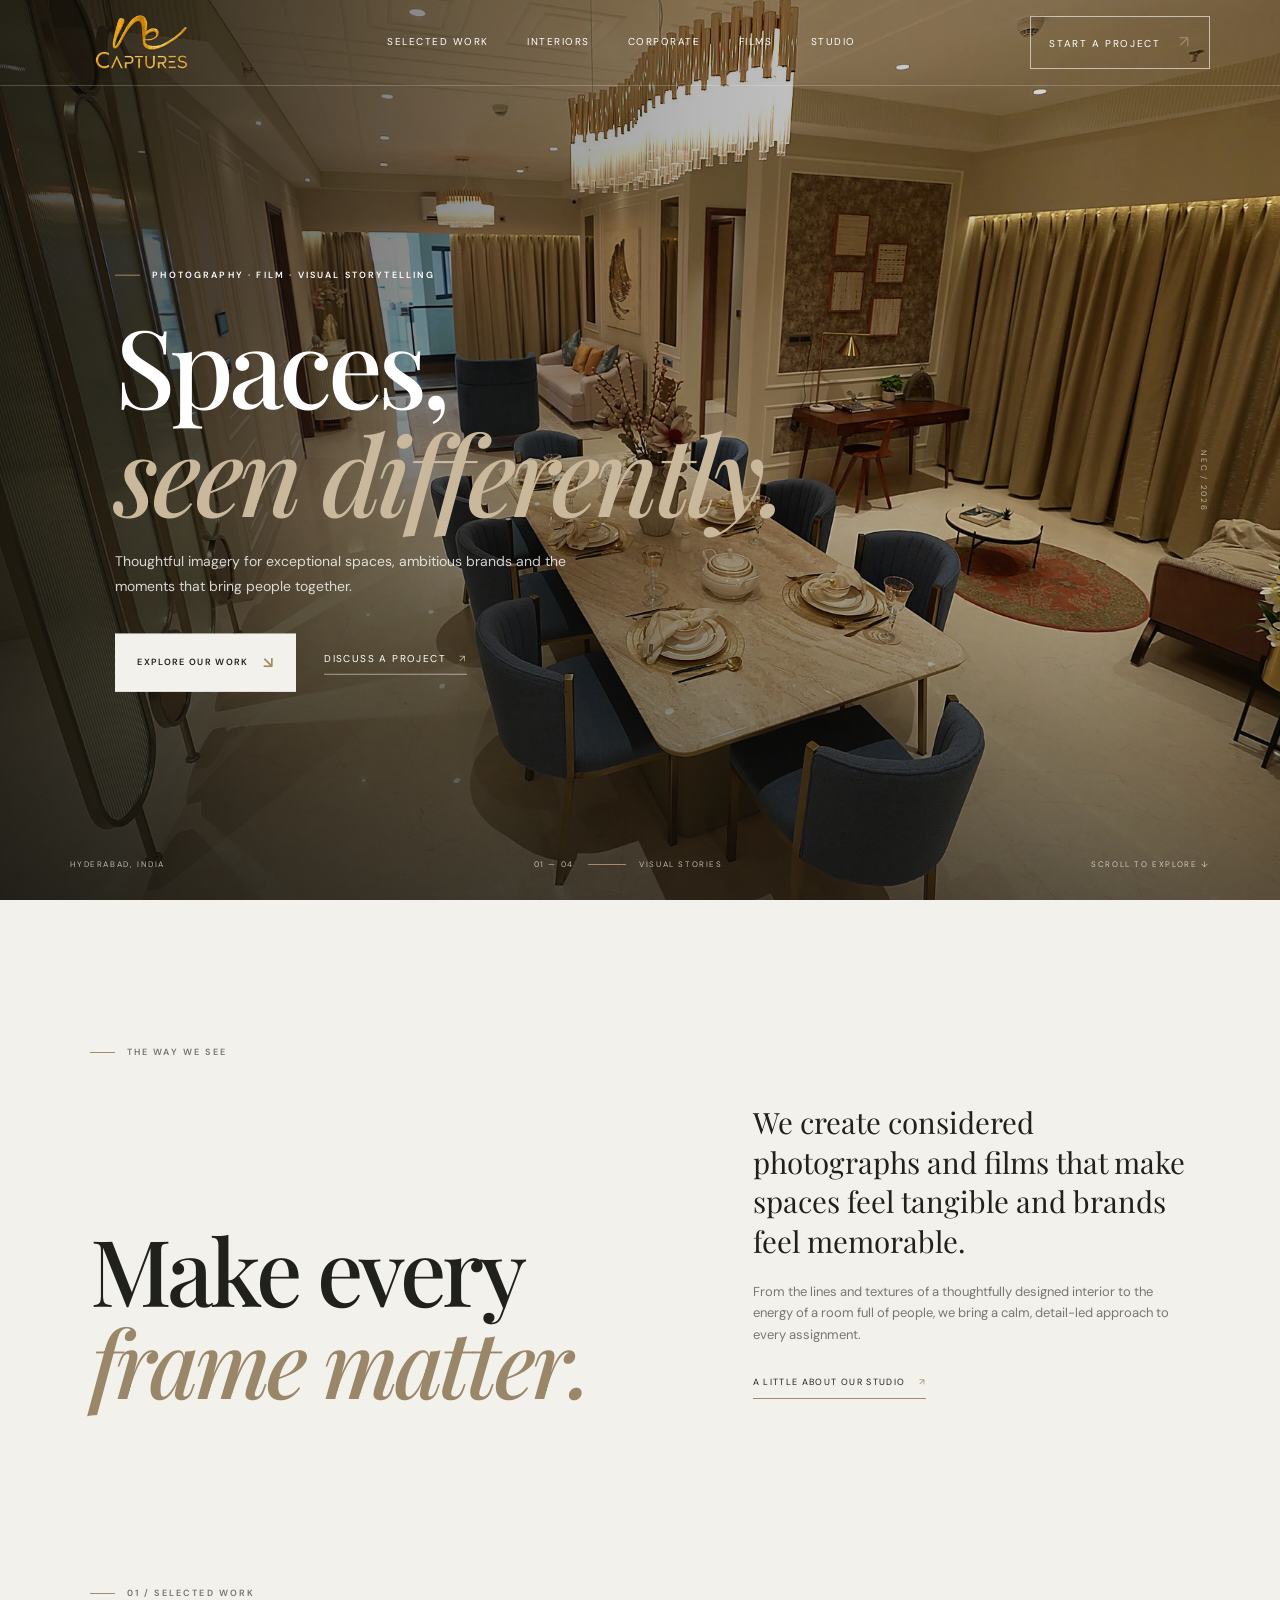
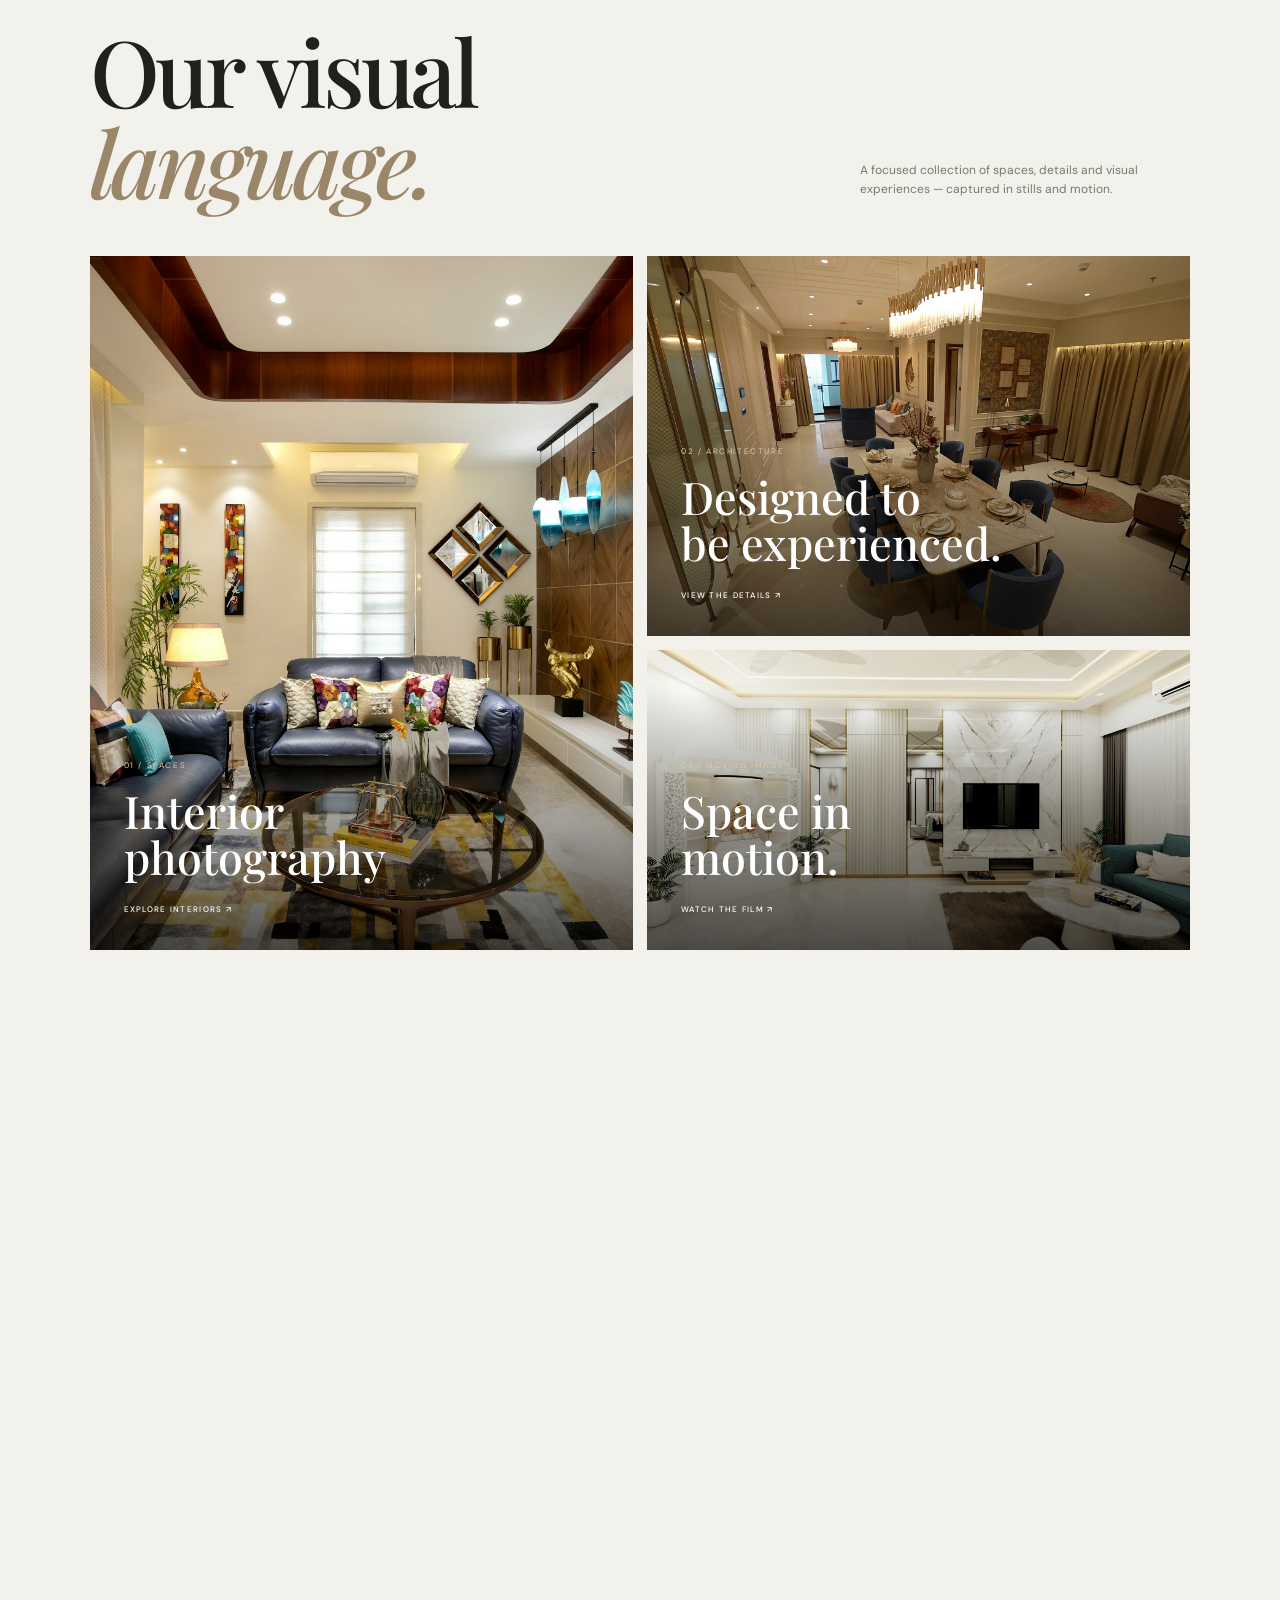
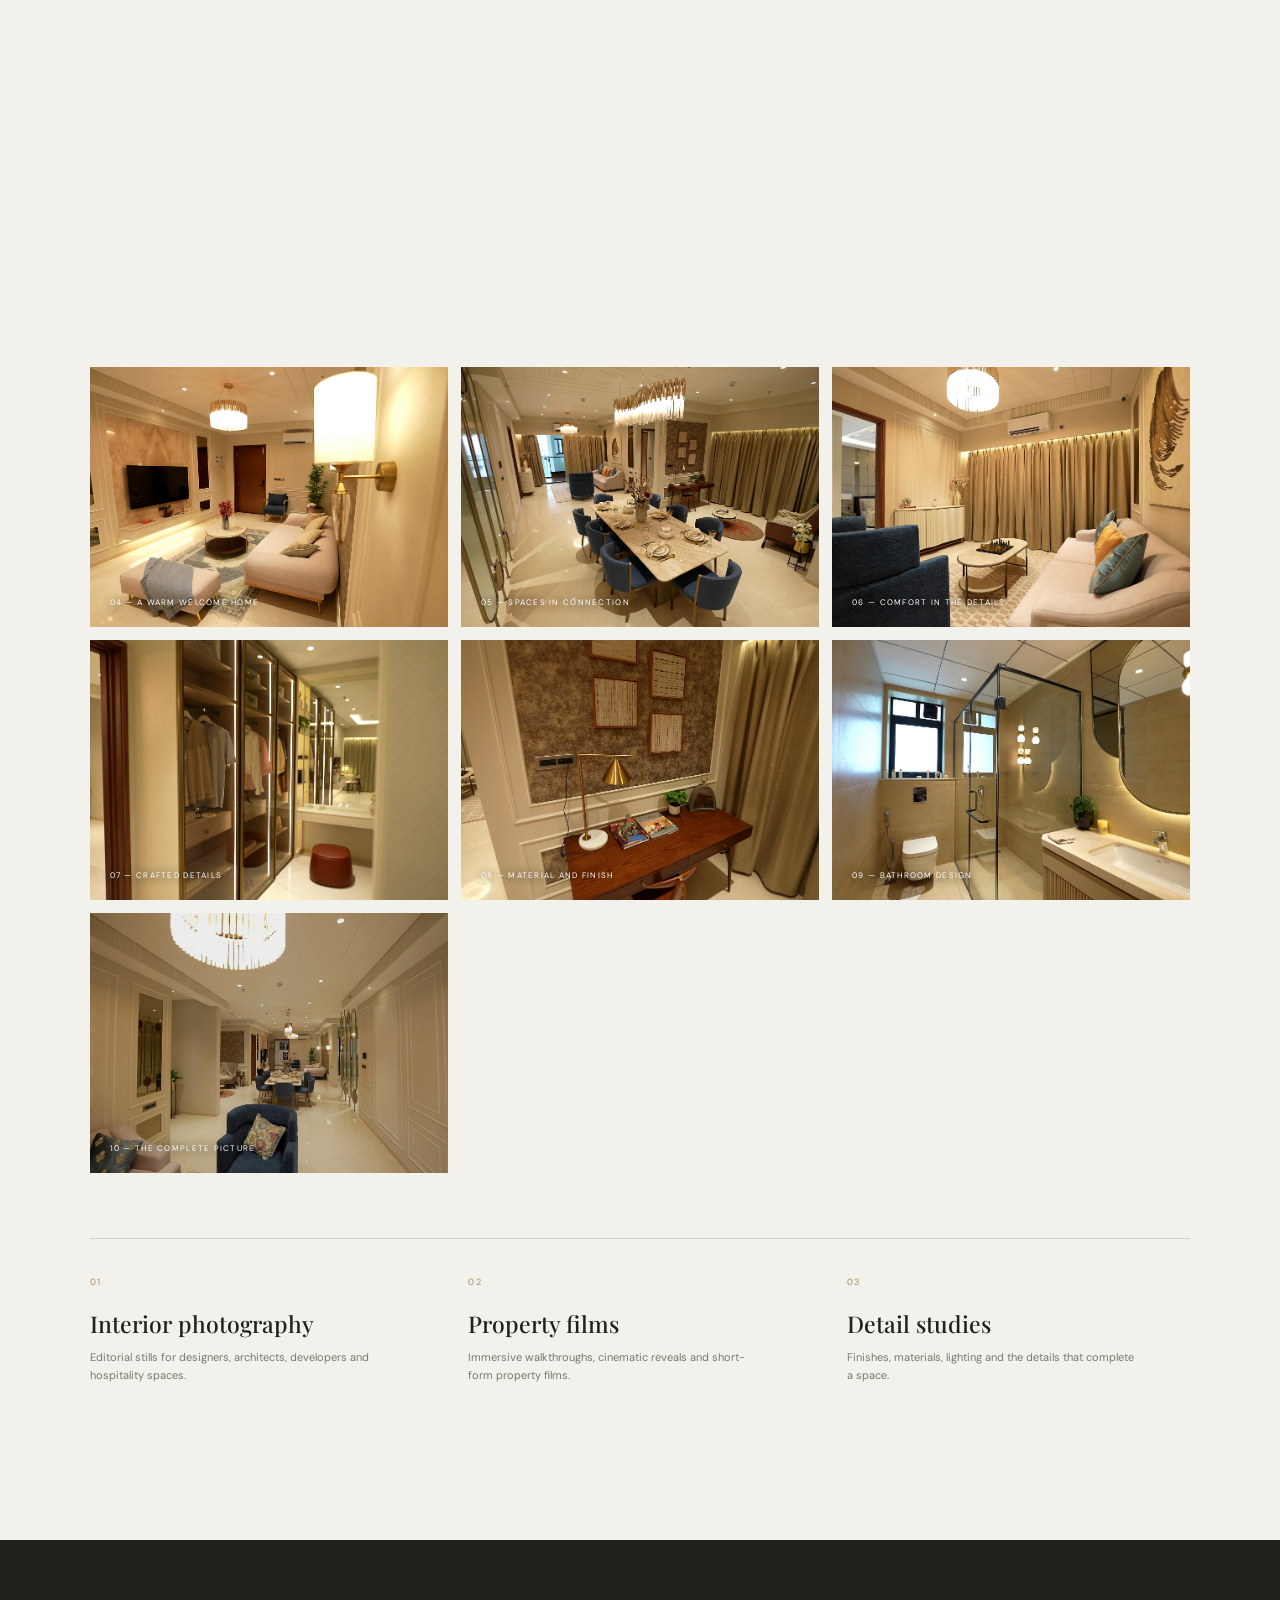
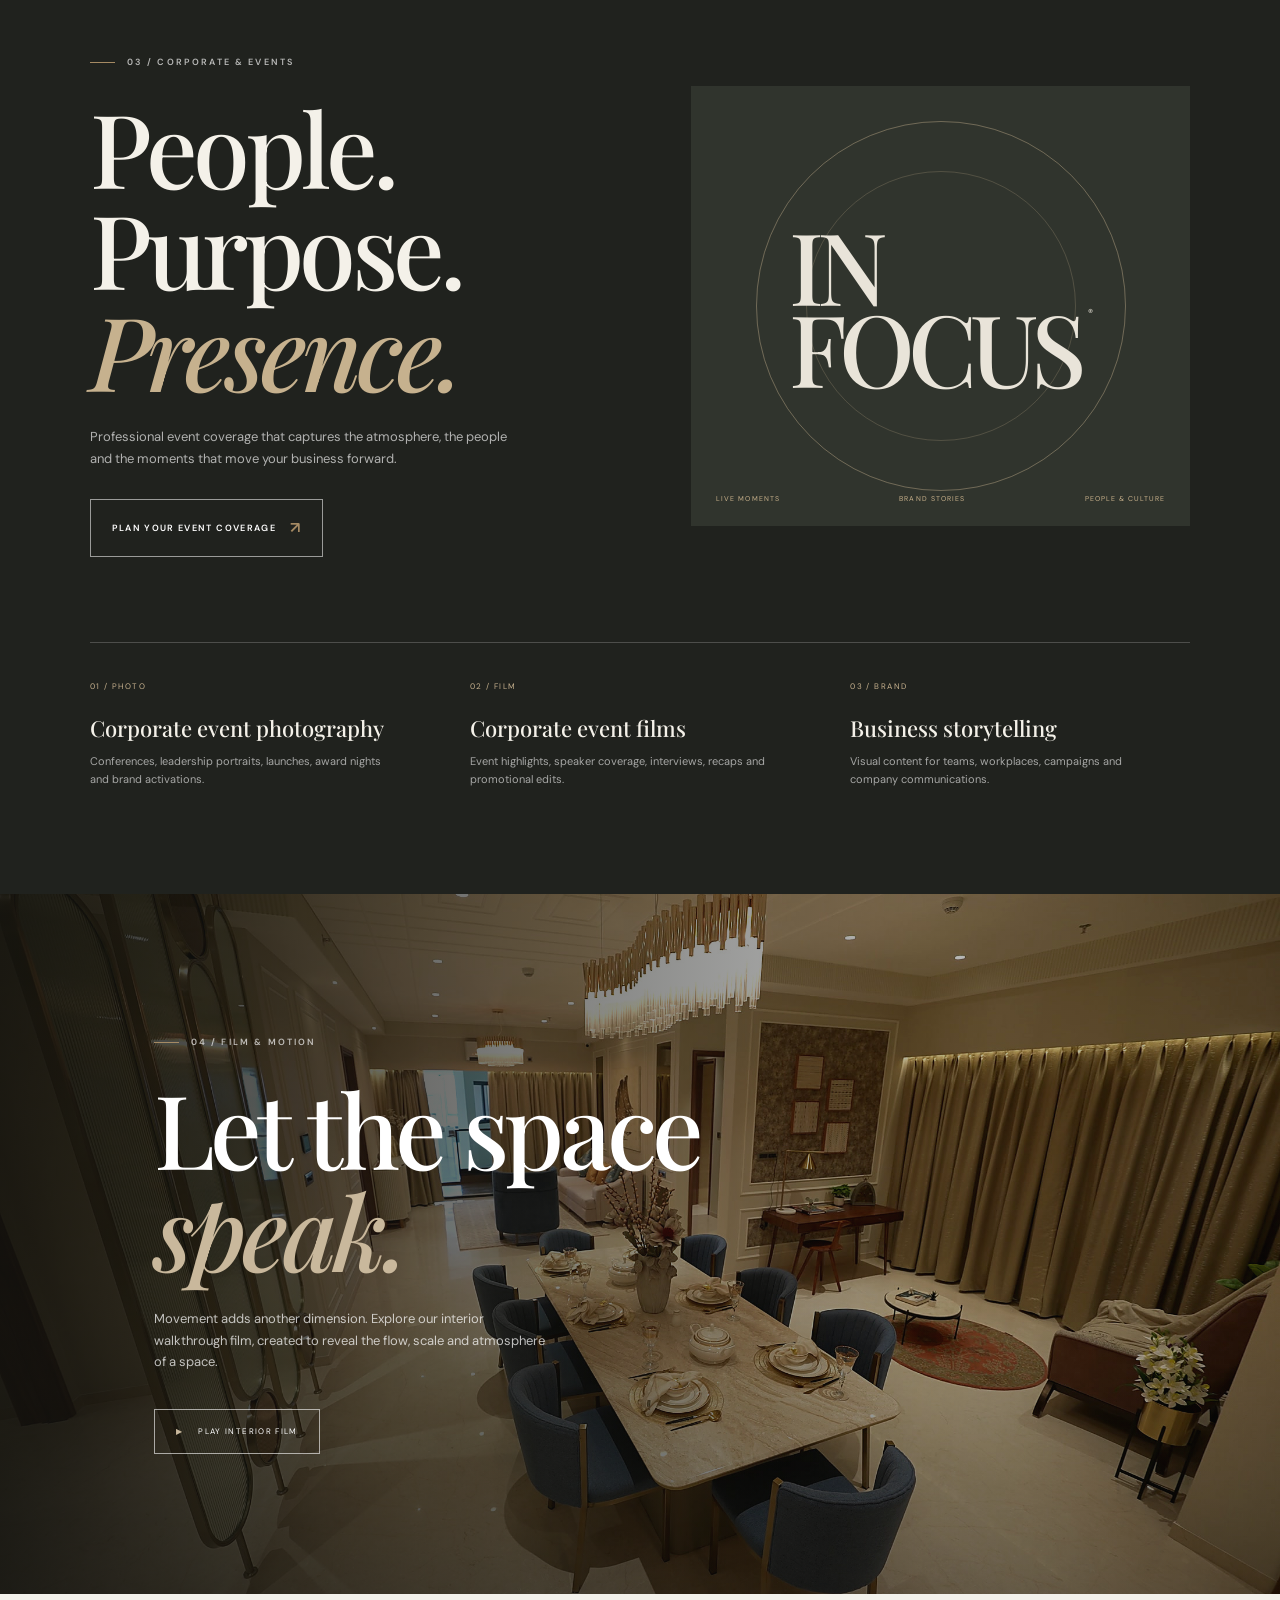
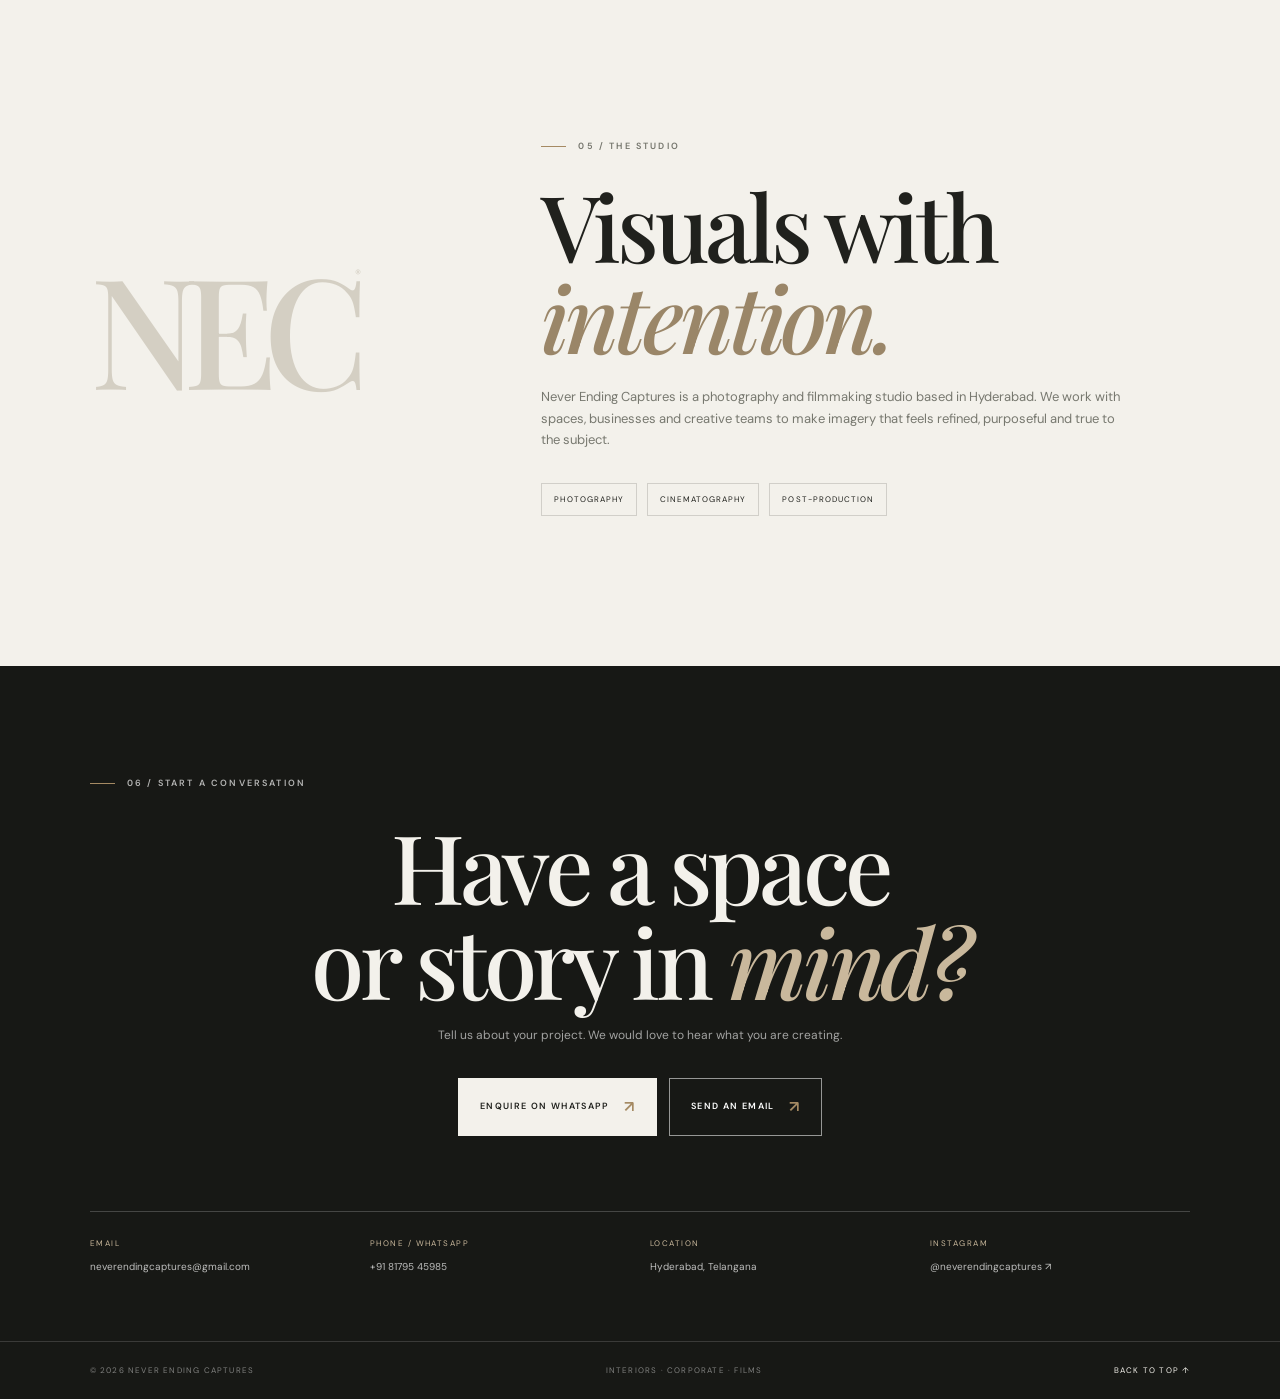
<file: index.html>
<!doctype html>
<html lang="en">
<head>
<meta charset="utf-8">
<meta name="viewport" content="width=device-width, initial-scale=1">
<meta name="theme-color" content="#171815">
<meta name="description" content="Never Ending Captures — premium interior, architecture and corporate event photography and films in Hyderabad.">
<title>Never Ending Captures — Interiors & Corporate Films</title>
<link rel="icon" href="assets/images/logo.png" type="image/png">
<link rel="preload" as="image" href="assets/images/interior-hero.jpg">
<link rel="stylesheet" href="assets/css/styles.css">
</head>
<body>
<header class="site-header" id="top">
  <a class="brand" href="#top" aria-label="Never Ending Captures home"><img src="assets/images/logo.png" alt="Never Ending Captures"></a>
  <nav class="desktop-nav" aria-label="Main navigation">
    <a href="#work">Selected work</a><a href="#interiors">Interiors</a><a href="#corporate">Corporate</a><a href="#films">Films</a><a href="#about">Studio</a>
  </nav>
  <a class="header-cta" href="#contact">Start a project <span>↗</span></a>
  <button class="menu-toggle" aria-label="Open navigation" aria-expanded="false"><span></span><span></span></button>
</header>
<div class="mobile-menu" aria-hidden="true">
  <nav aria-label="Mobile navigation">
    <a href="#work">Selected work</a><a href="#interiors">Interiors</a><a href="#corporate">Corporate</a><a href="#films">Films</a><a href="#about">Studio</a><a href="#contact">Contact</a>
  </nav>
  <p>NEVER ENDING CAPTURES · HYDERABAD</p>
</div>

<main>
  <section class="hero" id="home">
    <div class="hero-media">
      <video class="hero-video" autoplay muted loop playsinline preload="metadata" poster="assets/images/interior-hero.jpg" aria-label="Cinematic interior walkthrough">
        <source src="assets/video/interior-showreel.mp4" type="video/mp4">
      </video>
      <img class="hero-poster" src="assets/images/interior-hero.jpg" alt="Warm contemporary living and dining interior">
    </div>
    <div class="hero-shade"></div>
    <div class="hero-content">
      <p class="eyebrow"><span></span> PHOTOGRAPHY · FILM · VISUAL STORYTELLING</p>
      <h1>Spaces,<br><em>seen differently.</em></h1>
      <p class="hero-description">Thoughtful imagery for exceptional spaces, ambitious brands and the moments that bring people together.</p>
      <div class="hero-actions">
        <a class="button button-light" href="#work">Explore our work <span>↘</span></a>
        <a class="text-action" href="#contact">Discuss a project <span>↗</span></a>
      </div>
    </div>
    <div class="hero-bottom"><span>HYDERABAD, INDIA</span><span>01 — 04 <i></i> VISUAL STORIES</span><a href="#intro">SCROLL TO EXPLORE ↓</a></div>
    <div class="hero-index">NEC / 2026</div>
  </section>

  <section class="intro section-wrap" id="intro">
    <div class="eyebrow dark"><span></span> THE WAY WE SEE</div>
    <div class="intro-layout">
      <h2>Make every<br><em>frame matter.</em></h2>
      <div class="intro-copy">
        <p class="intro-lead">We create considered photographs and films that make spaces feel tangible and brands feel memorable.</p>
        <p>From the lines and textures of a thoughtfully designed interior to the energy of a room full of people, we bring a calm, detail-led approach to every assignment.</p>
        <a class="under-link" href="#about">A little about our studio <span>↗</span></a>
      </div>
    </div>
  </section>

  <section class="work-section section-wrap" id="work">
    <div class="section-top">
      <div><div class="eyebrow dark"><span></span> 01 / SELECTED WORK</div><h2>Our visual<br><em>language.</em></h2></div>
      <p class="section-note">A focused collection of spaces, details and visual experiences — captured in stills and motion.</p>
    </div>
    <div class="work-grid">
      <a class="work-card work-card-tall" href="#interiors">
        <img src="assets/images/interior-01.jpg" alt="Contemporary luxury living room photographed by Never Ending Captures" loading="lazy">
        <div class="work-caption"><span>01 / SPACES</span><h3>Interior<br>photography</h3><b>Explore interiors ↗</b></div>
      </a>
      <a class="work-card work-card-wide" href="#interiors">
        <img src="assets/images/video-interior-10.jpg" alt="Open-plan dining and living space from the interior film" loading="lazy">
        <div class="work-caption"><span>02 / ARCHITECTURE</span><h3>Designed to<br>be experienced.</h3><b>View the details ↗</b></div>
      </a>
      <a class="work-card work-card-short" href="#films">
        <img src="assets/images/interior-02.jpg" alt="Bright modern living space" loading="lazy">
        <div class="work-caption"><span>03 / MOVING IMAGE</span><h3>Space in<br>motion.</h3><b>Watch the film ↗</b></div>
      </a>
    </div>
  </section>

  <section class="interiors-section section-wrap" id="interiors">
    <div class="section-top">
      <div><div class="eyebrow dark"><span></span> 02 / INTERIORS & ARCHITECTURE</div><h2>Every detail<br>has a <em>place.</em></h2></div>
      <div class="section-note-block"><p>We photograph interiors with an eye for balance, natural light, material and the feeling of a space.</p><p class="service-line">RESIDENTIAL · HOSPITALITY · COMMERCIAL · ARCHITECTURE</p></div>
    </div>
    <div class="interior-gallery">
      <figure class="gallery-large"><img src="assets/images/video-interior-03.jpg" alt="Living room framed by a timber doorway, captured from the supplied walkthrough video" loading="lazy"><figcaption>01 — A considered welcome</figcaption></figure>
      <figure><img src="assets/images/video-interior-10.jpg" alt="Open-plan dining and living space with a sculptural chandelier" loading="lazy"><figcaption>02 — Open-plan living</figcaption></figure>
      <figure><img src="assets/images/video-interior-20.jpg" alt="Contemporary lounge with soft seating and warm interior lighting" loading="lazy"><figcaption>03 — Light, texture & comfort</figcaption></figure>
      <figure><img src="assets/images/video-interior-05.jpg" alt="Warm contemporary lounge with neutral furnishings" loading="lazy"><figcaption>04 — A warm welcome home</figcaption></figure>
      <figure><img src="assets/images/video-interior-08.jpg" alt="Wide view of the dining space and connected living room" loading="lazy"><figcaption>05 — Spaces in connection</figcaption></figure>
      <figure><img src="assets/images/video-interior-13.jpg" alt="Contemporary lounge with soft seating and layered lighting" loading="lazy"><figcaption>06 — Comfort in the details</figcaption></figure>
      <figure><img src="assets/images/video-interior-16.jpg" alt="Custom shelving and interior display details" loading="lazy"><figcaption>07 — Crafted details</figcaption></figure>
      <figure><img src="assets/images/video-interior-24.jpg" alt="Console table and wall finish detail in a contemporary home" loading="lazy"><figcaption>08 — Material and finish</figcaption></figure>
      <figure><img src="assets/images/video-interior-28.jpg" alt="Modern bathroom with glass shower enclosure" loading="lazy"><figcaption>09 — Bathroom design</figcaption></figure>
      <figure><img src="assets/images/video-interior-31.jpg" alt="Wide interior view showing the living room and dining area" loading="lazy"><figcaption>10 — The complete picture</figcaption></figure>
    </div>
    <div class="capabilities">
      <div><span>01</span><h3>Interior photography</h3><p>Editorial stills for designers, architects, developers and hospitality spaces.</p></div>
      <div><span>02</span><h3>Property films</h3><p>Immersive walkthroughs, cinematic reveals and short-form property films.</p></div>
      <div><span>03</span><h3>Detail studies</h3><p>Finishes, materials, lighting and the details that complete a space.</p></div>
    </div>
  </section>

  <section class="corporate-section" id="corporate">
    <div class="corporate-inner">
      <div class="corporate-copy">
        <div class="eyebrow light"><span></span> 03 / CORPORATE & EVENTS</div>
        <h2>People.<br>Purpose.<br><em>Presence.</em></h2>
        <p>Professional event coverage that captures the atmosphere, the people and the moments that move your business forward.</p>
        <a class="button button-outline" href="#contact">Plan your event coverage <span>↗</span></a>
      </div>
      <div class="corporate-art" aria-label="Corporate event coverage services">
        <div class="art-ring ring-one"></div><div class="art-ring ring-two"></div>
        <div class="art-word">IN<br>FOCUS<span>®</span></div>
        <div class="art-foot"><span>LIVE MOMENTS</span><span>BRAND STORIES</span><span>PEOPLE & CULTURE</span></div>
      </div>
    </div>
    <div class="corporate-services">
      <div><span>01 / PHOTO</span><h3>Corporate event photography</h3><p>Conferences, leadership portraits, launches, award nights and brand activations.</p></div>
      <div><span>02 / FILM</span><h3>Corporate event films</h3><p>Event highlights, speaker coverage, interviews, recaps and promotional edits.</p></div>
      <div><span>03 / BRAND</span><h3>Business storytelling</h3><p>Visual content for teams, workplaces, campaigns and company communications.</p></div>
    </div>
  </section>

  <section class="film-section" id="films">
    <div class="film-image"><img src="assets/images/video-interior-10.jpg" alt="Interior walkthrough film still" loading="lazy"></div>
    <div class="film-gradient"></div>
    <div class="film-content">
      <div class="eyebrow light"><span></span> 04 / FILM & MOTION</div>
      <h2>Let the space<br><em>speak.</em></h2>
      <p>Movement adds another dimension. Explore our interior walkthrough film, created to reveal the flow, scale and atmosphere of a space.</p>
      <button class="play-button" id="openFilm"><span>▶</span> PLAY INTERIOR FILM</button>
    </div>
  </section>

  <section class="about-section section-wrap" id="about">
    <div class="about-mark">NEC<span>®</span></div>
    <div class="about-copy">
      <div class="eyebrow dark"><span></span> 05 / THE STUDIO</div>
      <h2>Visuals with<br><em>intention.</em></h2>
      <p>Never Ending Captures is a photography and filmmaking studio based in Hyderabad. We work with spaces, businesses and creative teams to make imagery that feels refined, purposeful and true to the subject.</p>
      <div class="about-tags"><span>PHOTOGRAPHY</span><span>CINEMATOGRAPHY</span><span>POST-PRODUCTION</span></div>
    </div>
  </section>

  <section class="contact-section" id="contact">
    <div class="contact-inner">
      <div class="eyebrow light"><span></span> 06 / START A CONVERSATION</div>
      <h2>Have a space<br>or story in <em>mind?</em></h2>
      <p>Tell us about your project. We would love to hear what you are creating.</p>
      <div class="contact-actions">
        <a class="button button-light" id="whatsappLink" href="#">Enquire on WhatsApp <span>↗</span></a>
        <a class="button button-outline" href="mailto:neverendingcaptures@gmail.com">Send an email <span>↗</span></a>
      </div>
      <div class="contact-details">
        <div><span>EMAIL</span><a href="mailto:neverendingcaptures@gmail.com">neverendingcaptures@gmail.com</a></div>
        <div><span>PHONE / WHATSAPP</span><a href="tel:+918179545985">+91 81795 45985</a></div>
        <div><span>LOCATION</span><p>Hyderabad, Telangana</p></div>
        <div><span>INSTAGRAM</span><a href="https://instagram.com/neverendingcaptures" target="_blank" rel="noopener">@neverendingcaptures ↗</a></div>
      </div>
    </div>
  </section>
</main>

<footer class="site-footer"><span>© <span id="year"></span> NEVER ENDING CAPTURES</span><span>INTERIORS · CORPORATE · FILMS</span><a href="#top">BACK TO TOP ↑</a></footer>

<div class="film-modal" id="filmModal" aria-hidden="true">
  <button class="film-close" id="closeFilm" aria-label="Close video">×</button>
  <video id="filmVideo" controls playsinline preload="metadata" poster="assets/images/interior-hero.jpg">
    <source src="assets/video/interior-showreel.mp4" type="video/mp4">
    Your browser does not support video playback.
  </video>
</div>
<script src="assets/js/config.js"></script>
<script src="assets/js/script.js"></script>
</body>
</html>
</file>
<file: assets/css/styles.css>
@import url('https://fonts.googleapis.com/css2?family=DM+Sans:wght@400;500;600;700&family=Playfair+Display:ital,wght@0,500;0,600;1,500;1,600&display=swap');
:root{--ink:#20211d;--paper:#f3f1eb;--muted:#77786f;--line:rgba(32,33,29,.16);--accent:#a58a63;--dark:#171815;--max:1440px}
*{box-sizing:border-box}
html{scroll-behavior:smooth;scroll-padding-top:82px}
body{margin:0;background:var(--paper);color:var(--ink);font-family:'DM Sans',Arial,sans-serif;line-height:1.65;-webkit-font-smoothing:antialiased}
a{color:inherit;text-decoration:none}button{font:inherit;color:inherit}
img,video{display:block;max-width:100%}
.site-header{height:86px;position:absolute;z-index:30;top:0;left:0;right:0;display:flex;align-items:center;padding:0 5.5vw;gap:44px;color:#fff;border-bottom:1px solid rgba(255,255,255,.2)}
.brand{width:142px;flex-shrink:0}.brand img{width:100%;height:auto;max-height:55px;object-fit:contain}
.desktop-nav{display:flex;align-items:center;gap:clamp(18px,3vw,42px);margin:auto;font-size:10px;letter-spacing:.15em;text-transform:uppercase}
.desktop-nav a,.header-cta{transition:opacity .25s}.desktop-nav a:hover,.header-cta:hover{opacity:.65}
.header-cta{font-size:10px;letter-spacing:.16em;text-transform:uppercase;border:1px solid rgba(255,255,255,.6);padding:12px 18px;white-space:nowrap}
.header-cta span,.button span{margin-left:14px;color:var(--accent);font-size:16px}
.menu-toggle{display:none;background:transparent;border:0;padding:10px}.menu-toggle span{display:block;width:25px;height:1px;background:#fff;margin:7px 0}
.mobile-menu{display:none}
.hero{height:min(900px,100svh);min-height:680px;position:relative;overflow:hidden;background:#26251f;color:#fff}
.hero-media,.hero-shade{position:absolute;inset:0}
.hero-video,.hero-poster{position:absolute;width:100%;height:100%;object-fit:cover;object-position:center 53%}
.hero-poster{display:none}
.hero-shade{background:linear-gradient(90deg,rgba(14,15,13,.76),rgba(14,15,13,.3) 55%,rgba(14,15,13,.08)),linear-gradient(0deg,rgba(14,15,13,.54),transparent 45%)}
.hero-content{position:absolute;left:9vw;top:50%;transform:translateY(-43%);max-width:850px;z-index:2}
.eyebrow{display:flex;align-items:center;gap:12px;font-size:9px;letter-spacing:.24em;font-weight:600;text-transform:uppercase}
.eyebrow>span{width:25px;height:1px;background:var(--accent);display:inline-block}
.eyebrow.dark{color:#74756c}.eyebrow.light{color:rgba(255,255,255,.68)}
h1,h2,h3,p{margin-top:0}
h1,h2{font-family:'Playfair Display',Georgia,serif;font-weight:500;line-height:.99;letter-spacing:-.045em}
h1{font-size:clamp(66px,8.5vw,132px);margin:27px 0 24px}
h1 em,h2 em{font-weight:500;color:#c9b89c}
.hero-description{font-size:14px;line-height:1.8;max-width:480px;color:rgba(255,255,255,.8)}
.hero-actions{display:flex;align-items:center;gap:28px;margin-top:34px}
.button{display:inline-flex;align-items:center;justify-content:center;padding:15px 21px;font-size:9px;font-weight:600;letter-spacing:.15em;text-transform:uppercase;transition:background .25s,color .25s,border .25s}
.button-light{background:var(--paper);color:var(--ink);border:1px solid var(--paper)}
.button-light:hover{background:transparent;color:#fff}
.button-outline{border:1px solid rgba(255,255,255,.55);color:#fff}
.button-outline:hover{background:#fff;color:var(--ink)}
.text-action{font-size:10px;letter-spacing:.14em;text-transform:uppercase;border-bottom:1px solid rgba(255,255,255,.5);padding-bottom:7px}
.text-action span{color:#c9b89c;margin-left:9px}
.hero-bottom{position:absolute;z-index:2;left:5.5vw;right:5.5vw;bottom:29px;display:flex;justify-content:space-between;color:rgba(255,255,255,.68);font-size:8px;letter-spacing:.2em}
.hero-bottom i{display:inline-block;width:38px;height:1px;background:var(--accent);vertical-align:middle;margin:0 10px}
.hero-index{position:absolute;right:5.5vw;top:50%;writing-mode:vertical-rl;color:rgba(255,255,255,.6);font-size:8px;letter-spacing:.22em}
.section-wrap{max-width:var(--max);margin:0 auto;padding-left:7vw;padding-right:7vw}
.intro{padding-top:145px;padding-bottom:150px}
.intro-layout{display:grid;grid-template-columns:1.1fr .9fr;gap:10vw;align-items:end;margin-top:42px}
.intro h2,.section-top h2,.about-copy h2{font-size:clamp(58px,7.2vw,104px);margin:0}
.intro h2 em,.section-top h2 em,.about-copy h2 em{color:#9a8668}
.intro-copy{max-width:510px;padding-bottom:7px}
.intro-lead{font-family:'Playfair Display',Georgia,serif;font-size:clamp(23px,2.3vw,32px);line-height:1.35;margin-bottom:20px}
.intro-copy>p:not(.intro-lead){font-size:13px;color:var(--muted);max-width:470px}
.under-link{display:inline-block;margin-top:17px;padding-bottom:8px;border-bottom:1px solid var(--accent);font-size:9px;letter-spacing:.15em;text-transform:uppercase}
.under-link span{color:var(--accent);margin-left:10px}
.work-section{padding-top:30px;padding-bottom:145px}
.section-top{display:flex;justify-content:space-between;align-items:end;gap:40px;margin-bottom:50px}
.section-top h2{margin-top:23px}
.section-note{max-width:330px;color:var(--muted);font-size:12px;margin:0 0 6px}
.work-grid{display:grid;grid-template-columns:1fr 1fr;grid-template-rows:380px 300px;gap:14px}
.work-card{position:relative;overflow:hidden;background:#d8d3c8;min-width:0}
.work-card-tall{grid-row:1/3}
.work-card img{width:100%;height:100%;object-fit:cover;transition:transform .9s cubic-bezier(.2,.7,.2,1),filter .6s}
.work-card:hover img{transform:scale(1.035);filter:brightness(.82)}
.work-caption{position:absolute;inset:auto 0 0;padding:70px 34px 30px;color:#fff;background:linear-gradient(transparent,rgba(0,0,0,.68))}
.work-caption>span{font-size:8px;letter-spacing:.2em;color:#e1c8a2}
.work-caption h3{font:500 clamp(30px,3.5vw,48px)/1.02 'Playfair Display',Georgia,serif;margin:12px 0 14px}
.work-caption b{font-size:8px;letter-spacing:.16em;text-transform:uppercase;font-weight:500}
.interiors-section{padding-top:55px;padding-bottom:145px}
.section-note-block{max-width:350px}
.section-note-block p{font-size:13px;color:var(--muted)}
.service-line{font-size:8px!important;letter-spacing:.13em;color:#9b886d!important;line-height:1.8}
.interior-gallery{display:grid;grid-template-columns:repeat(3,minmax(0,1fr));grid-auto-rows:260px;gap:13px}
.interior-gallery figure{margin:0;position:relative;overflow:hidden;background:#dedbd2;min-width:0}
.interior-gallery figure:first-child{grid-column:span 2;grid-row:span 2}
.interior-gallery img{width:100%;height:100%;object-fit:cover;transition:transform .8s}
.interior-gallery figure:hover img{transform:scale(1.03)}
.interior-gallery figcaption{position:absolute;left:20px;bottom:17px;color:white;text-shadow:0 1px 10px #000;font-size:8px;letter-spacing:.16em;text-transform:uppercase}
.capabilities{display:grid;grid-template-columns:repeat(3,1fr);gap:35px;border-top:1px solid var(--line);margin-top:65px;padding-top:28px}
.capabilities>div>span{font-size:9px;color:var(--accent);letter-spacing:.16em}
.capabilities h3{font:500 23px 'Playfair Display',Georgia,serif;margin:15px 0 9px}
.capabilities p{font-size:11px;color:var(--muted);max-width:290px}
.corporate-section{background:#20221e;color:#f4f1e9;padding:115px 7vw 95px}
.corporate-inner{max-width:1250px;margin:auto;display:grid;grid-template-columns:1fr 1fr;gap:8vw;align-items:center}
.corporate-copy h2{font-size:clamp(65px,8vw,112px);margin:26px 0}
.corporate-copy h2 em{color:#c6b18e}
.corporate-copy>p{max-width:430px;color:rgba(255,255,255,.65);font-size:13px;margin-bottom:30px}
.corporate-art{height:440px;position:relative;display:grid;place-items:center;overflow:hidden;background:#30342d}
.art-ring{position:absolute;border:1px solid rgba(203,181,145,.42);border-radius:50%;aspect-ratio:1}
.ring-one{width:370px}.ring-two{width:270px;border-color:rgba(203,181,145,.22)}
.art-word{font:500 clamp(65px,8vw,100px)/.82 'Playfair Display',Georgia,serif;letter-spacing:-.07em;color:#e9e4d9;position:relative}
.art-word span{font:10px 'DM Sans',sans-serif;vertical-align:top;margin-left:8px;letter-spacing:0}
.art-foot{position:absolute;bottom:22px;left:25px;right:25px;display:flex;justify-content:space-between;gap:12px;color:#c8b18b;font-size:7px;letter-spacing:.15em}
.corporate-services{max-width:1250px;margin:85px auto 0;display:grid;grid-template-columns:repeat(3,1fr);gap:40px;border-top:1px solid rgba(255,255,255,.2);padding-top:28px}
.corporate-services>div>span{font-size:8px;letter-spacing:.18em;color:#c6b18e}
.corporate-services h3{font:500 22px 'Playfair Display',Georgia,serif;margin:15px 0 9px}
.corporate-services p{font-size:11px;color:rgba(255,255,255,.6);max-width:300px}
.film-section{min-height:700px;position:relative;overflow:hidden;display:flex;align-items:center;color:#fff}
.film-image,.film-gradient{position:absolute;inset:0}
.film-image img{width:100%;height:100%;object-fit:cover;object-position:center 48%}
.film-gradient{background:linear-gradient(90deg,rgba(17,18,15,.87),rgba(17,18,15,.3) 72%),linear-gradient(0deg,rgba(0,0,0,.35),transparent 45%)}
.film-content{position:relative;z-index:2;margin-left:12vw;max-width:570px;padding:90px 0}
.film-content h2{font-size:clamp(66px,8vw,112px);margin:28px 0}
.film-content h2 em{color:#c9b89c}
.film-content p{max-width:400px;color:rgba(255,255,255,.72);font-size:13px}
.play-button{margin-top:23px;background:transparent;color:white;border:1px solid rgba(255,255,255,.6);padding:15px 21px;font-size:8px;letter-spacing:.17em;cursor:pointer}
.play-button span{color:#c9b89c;margin-right:12px}
.about-section{padding-top:145px;padding-bottom:150px;display:grid;grid-template-columns:.7fr 1.3fr;gap:8vw;align-items:center}
.about-mark{font:500 clamp(85px,12vw,170px)/.8 'Playfair Display',Georgia,serif;letter-spacing:-.1em;color:#d4cfc3}
.about-mark span{font:12px 'DM Sans',sans-serif;vertical-align:top;letter-spacing:0}
.about-copy{max-width:680px}
.about-copy h2{margin:25px 0}
.about-copy>p{font-size:13px;color:var(--muted);max-width:580px}
.about-tags{display:flex;flex-wrap:wrap;gap:10px;margin-top:32px}
.about-tags span{border:1px solid var(--line);padding:9px 12px;font-size:8px;letter-spacing:.13em}
.contact-section{background:#171815;color:#f3f1eb;padding:110px 7vw 65px;text-align:center}
.contact-inner{max-width:1100px;margin:auto}
.contact-section h2{font-size:clamp(58px,7.5vw,100px);margin:27px 0 18px}
.contact-section h2 em{color:#c9b89c}
.contact-section>div>p{font-size:12px;color:rgba(255,255,255,.6)}
.contact-actions{display:flex;justify-content:center;gap:12px;margin:32px 0 75px}
.contact-details{border-top:1px solid rgba(255,255,255,.2);padding-top:25px;display:grid;grid-template-columns:repeat(4,1fr);gap:20px;text-align:left}
.contact-details>div{display:flex;flex-direction:column;gap:9px}
.contact-details span{font-size:8px;letter-spacing:.18em;color:#c9b89c}
.contact-details a,.contact-details p{font-size:10px;color:rgba(255,255,255,.72);margin:0;overflow-wrap:anywhere}
.site-footer{background:#171815;color:rgba(255,255,255,.45);border-top:1px solid rgba(255,255,255,.15);padding:22px 7vw;display:flex;justify-content:space-between;gap:20px;font-size:8px;letter-spacing:.15em}
.site-footer a{color:#f3f1eb}
.film-modal{display:none;position:fixed;inset:0;z-index:100;background:rgba(0,0,0,.96);place-items:center;padding:5vw}
.film-modal.open{display:grid}
.film-modal video{width:min(1200px,94vw);max-height:86vh;background:#000}
.film-close{position:absolute;top:16px;right:28px;border:0;background:none;color:white;font-size:44px;cursor:pointer;line-height:1}
.reveal{opacity:0;transform:translateY(20px);transition:opacity .7s ease,transform .7s ease}
.reveal.visible{opacity:1;transform:none}
@media(max-width:1000px){
 .site-header{padding:0 4vw;gap:20px}.desktop-nav{gap:16px;font-size:8px}.header-cta{font-size:8px;padding:11px 13px}.brand{width:120px}
 .work-grid{grid-template-rows:330px 270px}.corporate-art{height:380px}.interior-gallery{grid-template-rows:290px 290px}
}
@media(min-width:721px) and (max-width:1000px){.interior-gallery{grid-template-columns:repeat(2,minmax(0,1fr));grid-auto-rows:250px}.interior-gallery figure:first-child{grid-column:span 2;grid-row:span 1;height:350px}}
@media(max-width:720px){
 html{scroll-padding-top:70px}.site-header{height:72px;padding:0 21px}.brand{width:112px}.desktop-nav,.header-cta{display:none}.menu-toggle{display:block;margin-left:auto}
 .mobile-menu{position:fixed;inset:0;z-index:25;background:#191a16;color:#f3f1eb;padding:110px 28px 35px;display:block;transform:translateY(-105%);transition:transform .35s ease;visibility:hidden}
 .mobile-menu.open{transform:translateY(0);visibility:visible}.mobile-menu nav{display:flex;flex-direction:column;gap:16px}
 .mobile-menu nav a{font:500 38px/1.1 'Playfair Display',Georgia,serif}.mobile-menu p{position:absolute;bottom:25px;font-size:8px;letter-spacing:.17em;color:#9d9c92}
 .hero{height:88svh;min-height:650px;max-height:850px}.hero-video,.hero-poster{object-position:58% center}.hero-shade{background:linear-gradient(90deg,rgba(14,15,13,.72),rgba(14,15,13,.22)),linear-gradient(0deg,rgba(14,15,13,.56),transparent 60%)}
 .hero-content{left:25px;right:22px;top:49%;transform:translateY(-40%)}h1{font-size:clamp(57px,14vw,88px);margin:23px 0}.eyebrow{font-size:8px;letter-spacing:.16em}.hero-description{font-size:12px;max-width:350px}.hero-actions{gap:18px;flex-wrap:wrap;margin-top:27px}.button{padding:14px 15px;font-size:8px}.text-action{font-size:8px}
 .hero-bottom{left:24px;right:24px;bottom:20px;font-size:7px;letter-spacing:.13em}.hero-bottom>span:nth-child(2){display:none}.hero-index{display:none}
 .section-wrap{padding-left:24px;padding-right:24px}.intro{padding-top:90px;padding-bottom:100px}.intro-layout{grid-template-columns:1fr;gap:28px;margin-top:27px}.intro h2,.section-top h2,.about-copy h2{font-size:clamp(55px,13vw,78px)}.intro-lead{font-size:24px}
 .work-section{padding-top:5px;padding-bottom:90px}.section-top{display:block;margin-bottom:30px}.section-top h2{margin-top:18px}.section-note{margin-top:20px}.work-grid{display:flex;flex-direction:column;gap:10px}.work-card{height:410px}.work-card-tall{height:470px}.work-caption{padding:55px 23px 24px}.work-caption h3{font-size:38px}
 .interiors-section{padding-top:10px;padding-bottom:95px}.section-note-block{margin-top:20px}.interior-gallery{display:grid;grid-template-columns:1fr;grid-auto-rows:280px;gap:10px}.interior-gallery figure,.interior-gallery figure:first-child{height:280px;grid-column:auto;grid-row:auto}.interior-gallery figure:first-child{height:360px}.capabilities{grid-template-columns:1fr;gap:17px;margin-top:42px;padding-top:22px}.capabilities h3{font-size:21px;margin:8px 0}
 .corporate-section{padding:85px 24px 65px}.corporate-inner{grid-template-columns:1fr;gap:45px}.corporate-copy h2{font-size:clamp(64px,15vw,90px);margin:22px 0}.corporate-art{height:310px}.ring-one{width:270px}.ring-two{width:195px}.art-word{font-size:78px}.art-foot{left:14px;right:14px;font-size:6px}.corporate-services{grid-template-columns:1fr;gap:18px;margin-top:55px;padding-top:23px}.corporate-services h3{margin:8px 0;font-size:21px}
 .film-section{min-height:590px}.film-content{margin:0 25px;padding:75px 0}.film-content h2{font-size:clamp(63px,15vw,88px);margin:22px 0}.film-content p{font-size:12px}
 .about-section{padding-top:90px;padding-bottom:100px;grid-template-columns:1fr;gap:35px}.about-mark{font-size:100px}.about-copy h2{margin:20px 0}.about-copy>p{font-size:12px}
 .contact-section{padding:85px 24px 40px}.contact-section h2{font-size:clamp(54px,13vw,76px)}.contact-actions{flex-direction:column;align-items:center;margin:27px 0 50px}.contact-actions .button{width:min(320px,100%)}.contact-details{grid-template-columns:1fr 1fr;gap:25px 16px;text-align:left}.contact-details a,.contact-details p{font-size:9px}
 .site-footer{padding:22px 24px;flex-direction:column;align-items:center;text-align:center;gap:10px;font-size:7px}.film-modal{padding:15px}.film-modal video{width:100%;max-height:78vh}.film-close{right:12px;top:8px}
}
@media(prefers-reduced-motion:reduce){html{scroll-behavior:auto}*,*::before,*::after{transition:none!important;animation:none!important}.hero-video{display:none}.hero-poster{display:block}}
</file>
